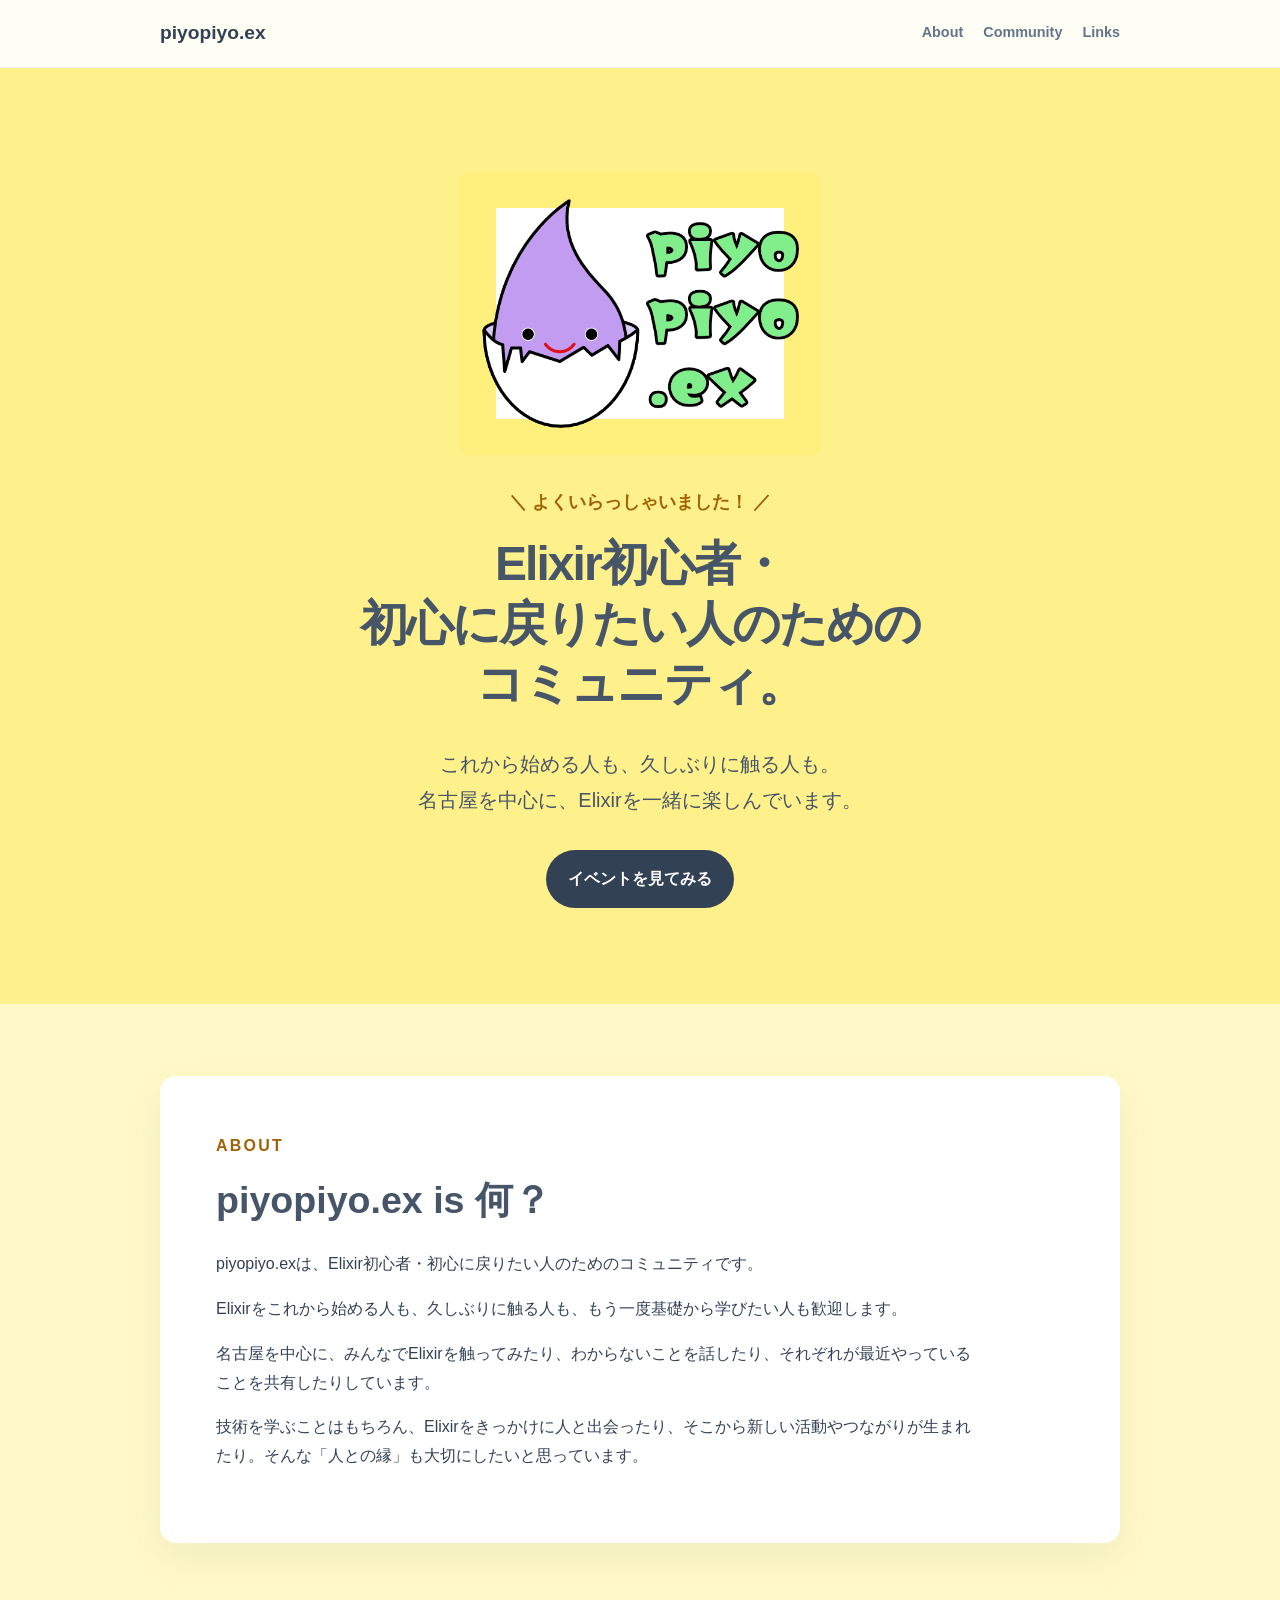
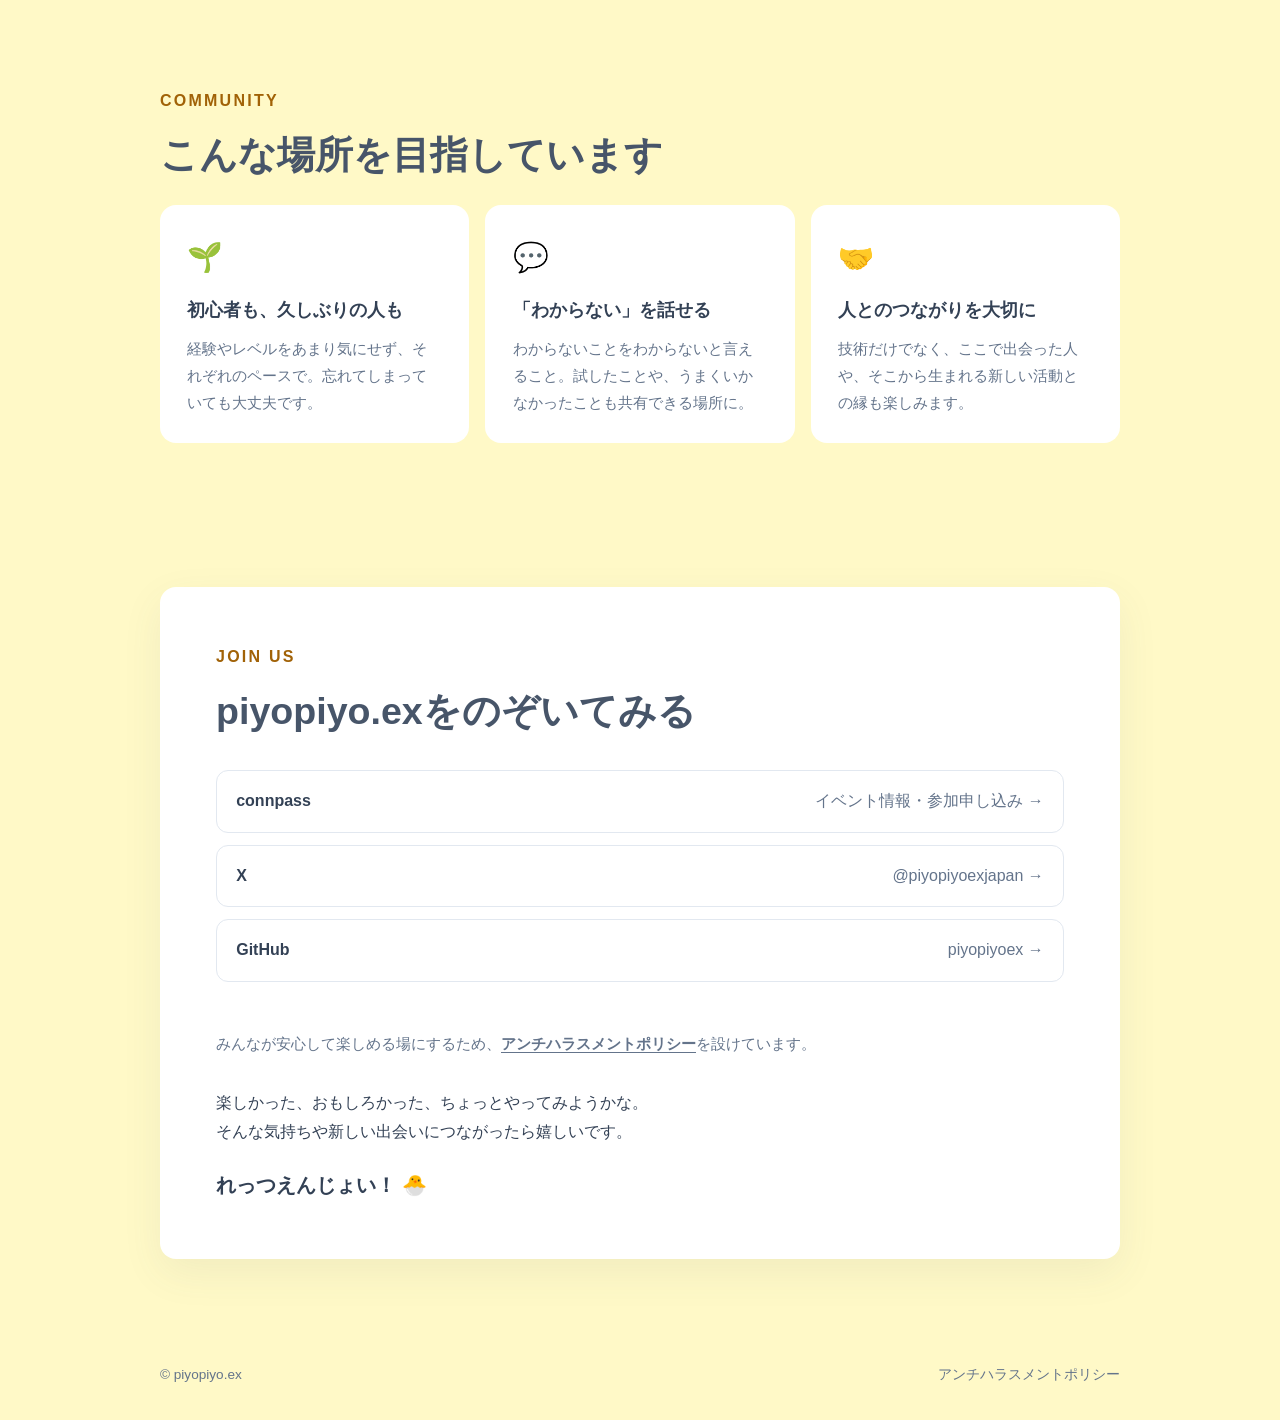
<file: index.html>
<!DOCTYPE html>
<html lang="ja">
<head>
  <meta charset="utf-8">
  <meta name="viewport" content="width=device-width, initial-scale=1">
  <meta name="description" content="piyopiyo.exは、名古屋を中心に活動する、Elixir初心者・初心に戻りたい人のためのコミュニティです。">
  <meta property="og:title" content="piyopiyo.ex">
  <meta property="og:description" content="Elixir初心者・初心に戻りたい人のためのコミュニティ。名古屋を中心に活動しています。">
  <meta property="og:type" content="website">
  <meta property="og:url" content="https://piyopiyoex.jp/">
  <meta property="og:image" content="https://piyopiyoex.jp/images/piyopiyo_logo.png">
  <meta name="twitter:card" content="summary">
  <title>piyopiyo.ex</title>
  <link rel="icon" href="images/favicon.ico" sizes="any">
  <link rel="stylesheet" href="css/style.css">
</head>
<body>
  <header class="site-header">
    <div class="container">
      <a class="brand" href="./" aria-label="piyopiyo.ex ホーム">
        <span>piyopiyo.ex</span>
      </a>
      <nav aria-label="メインナビゲーション">
        <a href="#about">About</a>
        <a href="#community">Community</a>
        <a href="#links">Links</a>
      </nav>
    </div>
  </header>

  <main>
    <section class="hero">
      <div class="container hero-inner">
        <img class="hero-logo" src="images/piyopiyo_logo.png" alt="piyopiyo.ex">
        <p class="welcome">＼ よくいらっしゃいました！ ／</p>
        <h1>Elixir初心者・<br>初心に戻りたい人のための<br>コミュニティ。</h1>
        <p class="lead">これから始める人も、久しぶりに触る人も。<br>名古屋を中心に、Elixirを一緒に楽しんでいます。</p>
        <a class="button primary" href="https://piyopiyoex.connpass.com/">イベントを見てみる</a>
      </div>
    </section>

    <section id="about" class="section">
      <div class="container card">
        <p class="section-label">ABOUT</p>
        <h2>piyopiyo.ex is 何？</h2>
        <p>piyopiyo.exは、Elixir初心者・初心に戻りたい人のためのコミュニティです。</p>
        <p>Elixirをこれから始める人も、久しぶりに触る人も、もう一度基礎から学びたい人も歓迎します。</p>
        <p>名古屋を中心に、みんなでElixirを触ってみたり、わからないことを話したり、それぞれが最近やっていることを共有したりしています。</p>
        <p>技術を学ぶことはもちろん、Elixirをきっかけに人と出会ったり、そこから新しい活動やつながりが生まれたり。そんな「人との縁」も大切にしたいと思っています。</p>
      </div>
    </section>

    <section id="community" class="section">
      <div class="container">
        <p class="section-label">COMMUNITY</p>
        <h2>こんな場所を目指しています</h2>
        <div class="grid">
          <article class="mini-card">
            <span class="icon">🌱</span>
            <h3>初心者も、久しぶりの人も</h3>
            <p>経験やレベルをあまり気にせず、それぞれのペースで。忘れてしまっていても大丈夫です。</p>
          </article>
          <article class="mini-card">
            <span class="icon">💬</span>
            <h3>「わからない」を話せる</h3>
            <p>わからないことをわからないと言えること。試したことや、うまくいかなかったことも共有できる場所に。</p>
          </article>
          <article class="mini-card">
            <span class="icon">🤝</span>
            <h3>人とのつながりを大切に</h3>
            <p>技術だけでなく、ここで出会った人や、そこから生まれる新しい活動との縁も楽しみます。</p>
          </article>
        </div>
      </div>
    </section>

    <section id="links" class="section">
      <div class="container card">
        <p class="section-label">JOIN US</p>
        <h2>piyopiyo.exをのぞいてみる</h2>
        <div class="link-list">
          <a class="link-card" href="https://piyopiyoex.connpass.com/"><strong>connpass</strong><span>イベント情報・参加申し込み →</span></a>
          <a class="link-card" href="https://x.com/piyopiyoexjapan"><strong>X</strong><span>@piyopiyoexjapan →</span></a>
          <a class="link-card" href="https://github.com/piyopiyoex"><strong>GitHub</strong><span>piyopiyoex →</span></a>
        </div>
        <p class="policy-note">みんなが安心して楽しめる場にするため、<a href="policy.html">アンチハラスメントポリシー</a>を設けています。</p>
        <p class="closing">楽しかった、おもしろかった、ちょっとやってみようかな。<br>そんな気持ちや新しい出会いにつながったら嬉しいです。</p>
        <p class="enjoy">れっつえんじょい！ 🐣</p>
      </div>
    </section>
  </main>

  <footer>
    <div class="container footer-inner">
      <span>© piyopiyo.ex</span>
      <a href="policy.html">アンチハラスメントポリシー</a>
    </div>
  </footer>
</body>
</html>
</file>
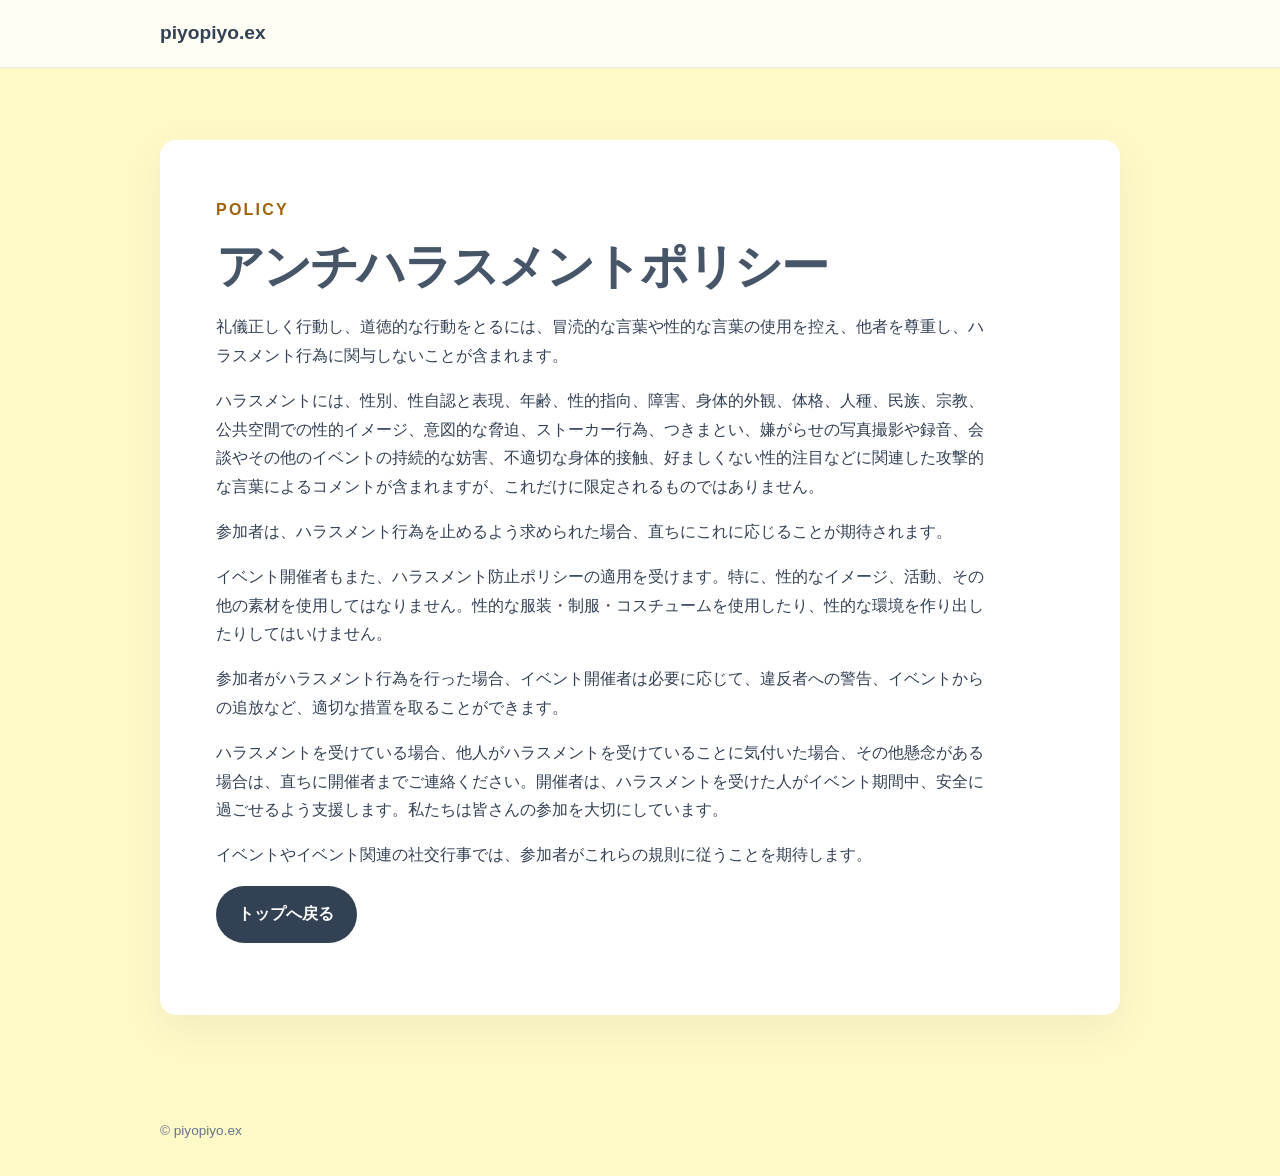
<file: policy.html>
<!DOCTYPE html>
<html lang="ja">
<head>
  <meta charset="utf-8">
  <meta name="viewport" content="width=device-width, initial-scale=1">
  <meta name="description" content="piyopiyo.ex アンチハラスメントポリシー">
  <title>アンチハラスメントポリシー | piyopiyo.ex</title>
  <link rel="icon" href="images/favicon.ico" sizes="any">
  <link rel="stylesheet" href="css/style.css">
</head>
<body>
  <header class="site-header">
    <div class="container">
      <a class="brand" href="./"><span>piyopiyo.ex</span></a>
    </div>
  </header>
  <main class="section">
    <article class="container card">
      <p class="section-label">POLICY</p>
      <h1 style="font-size:clamp(2rem,5vw,3rem)">アンチハラスメントポリシー</h1>
      <p>礼儀正しく行動し、道徳的な行動をとるには、冒涜的な言葉や性的な言葉の使用を控え、他者を尊重し、ハラスメント行為に関与しないことが含まれます。</p>
      <p>ハラスメントには、性別、性自認と表現、年齢、性的指向、障害、身体的外観、体格、人種、民族、宗教、公共空間での性的イメージ、意図的な脅迫、ストーカー行為、つきまとい、嫌がらせの写真撮影や録音、会談やその他のイベントの持続的な妨害、不適切な身体的接触、好ましくない性的注目などに関連した攻撃的な言葉によるコメントが含まれますが、これだけに限定されるものではありません。</p>
      <p>参加者は、ハラスメント行為を止めるよう求められた場合、直ちにこれに応じることが期待されます。</p>
      <p>イベント開催者もまた、ハラスメント防止ポリシーの適用を受けます。特に、性的なイメージ、活動、その他の素材を使用してはなりません。性的な服装・制服・コスチュームを使用したり、性的な環境を作り出したりしてはいけません。</p>
      <p>参加者がハラスメント行為を行った場合、イベント開催者は必要に応じて、違反者への警告、イベントからの追放など、適切な措置を取ることができます。</p>
      <p>ハラスメントを受けている場合、他人がハラスメントを受けていることに気付いた場合、その他懸念がある場合は、直ちに開催者までご連絡ください。開催者は、ハラスメントを受けた人がイベント期間中、安全に過ごせるよう支援します。私たちは皆さんの参加を大切にしています。</p>
      <p>イベントやイベント関連の社交行事では、参加者がこれらの規則に従うことを期待します。</p>
      <p><a class="button primary" href="./">トップへ戻る</a></p>
    </article>
  </main>
  <footer><div class="container footer-inner"><span>© piyopiyo.ex</span></div></footer>
</body>
</html>
</file>
<file: css/style.css>
:root {
  --yellow: #fef08a;
  --yellow-soft: #fff9c7;
  --yellow-deep: #eab308;
  --ink: #334155;
  --muted: #64748b;
  --white: #ffffff;
  --line: #e2e8f0;
  --max: 960px;
}

* { box-sizing: border-box; }
html { scroll-behavior: smooth; }
body {
  margin: 0;
  background: var(--yellow-soft);
  color: var(--ink);
  font-family: -apple-system, BlinkMacSystemFont, "Segoe UI", "Hiragino Kaku Gothic ProN", "Yu Gothic", Meiryo, sans-serif;
  line-height: 1.8;
}
a { color: inherit; }
.container { width: min(88%, var(--max)); margin-inline: auto; }

.site-header {
  padding: 1rem 0;
  background: rgba(255,255,255,.82);
  border-bottom: 1px solid rgba(226,232,240,.8);
}
.site-header .container, .footer-inner {
  display: flex;
  align-items: center;
  justify-content: space-between;
  gap: 1.5rem;
}
.brand { display: flex; gap: .55rem; align-items: center; font-size: 1.2rem; font-weight: 800; text-decoration: none; }
.brand-logo { display: block; width: 112px; height: auto; }
nav { display: flex; gap: 1.25rem; }
nav a { color: var(--muted); font-size: .9rem; font-weight: 700; text-decoration: none; }
nav a:hover { color: var(--ink); }

.hero { background: var(--yellow); padding: 6.5rem 0 6rem; }
.hero-inner { text-align: center; }
.hero-logo { display: block; width: min(360px, 82%); height: auto; margin: 0 auto 2rem; border-radius: .5rem; }
.welcome { margin: 0 0 1rem; color: #a16207; font-size: 1.1rem; font-weight: 800; }
.eyebrow, .section-label {
  margin: 0 0 .8rem;
  color: #a16207;
  font-size: 1rem;
  font-weight: 800;
  letter-spacing: .14em;
}
h1 { margin: 0; color: #475569; font-size: clamp(1.8rem, 4.5vw, 3rem); line-height: 1.25; letter-spacing: -.04em; }
.lead { margin: 2rem auto; color: #475569; font-size: clamp(1rem, 2.5vw, 1.25rem); }
.button { display: inline-block; padding: .9rem 1.4rem; border-radius: 999px; font-weight: 800; text-decoration: none; }
.button.primary { background: var(--ink); color: white; }

.section { padding: 4.5rem 0; }
.card {
  padding: clamp(1.7rem, 5vw, 3.5rem);
  background: var(--white);
  border-radius: 1rem;
  box-shadow: 0 14px 40px rgba(71,85,105,.08);
}
h2 { margin: 0 0 1.5rem; color: #475569; font-size: clamp(1.6rem, 4vw, 2.35rem); line-height: 1.4; }
.card p { max-width: 48rem; }
.grid { display: grid; grid-template-columns: repeat(3, 1fr); gap: 1rem; }
.mini-card { padding: 1.7rem; background: white; border-radius: 1rem; }
.icon { font-size: 1.8rem; }
h3 { margin: .7rem 0 .5rem; font-size: 1.1rem; }
.mini-card p { margin: 0; color: var(--muted); font-size: .94rem; }

.link-list { display: grid; gap: .75rem; margin: 2rem 0 3rem; }
.link-card {
  display: flex;
  justify-content: space-between;
  gap: 1rem;
  padding: 1rem 1.2rem;
  border: 1px solid var(--line);
  border-radius: .75rem;
  text-decoration: none;
  transition: transform .15s ease, border-color .15s ease;
}
.link-card:hover { transform: translateY(-2px); border-color: var(--yellow-deep); }
.link-card span { color: var(--muted); }
.policy-note { margin-top: 1.5rem; color: var(--muted); font-size: .95rem; }
.policy-note a { font-weight: 700; text-underline-offset: .2em; }
.closing { margin-top: 2rem; }
.enjoy { margin-bottom: 0; font-size: 1.25rem; font-weight: 800; }

footer { padding: 2rem 0; color: var(--muted); font-size: .85rem; }
footer a { text-decoration: none; }

@media (max-width: 700px) {
  .site-header nav { display: none; }
  .hero { padding: 4.5rem 0; }
  .section { padding: 2.5rem 0; }
  .grid { grid-template-columns: 1fr; }
  .link-card, .footer-inner { align-items: flex-start; flex-direction: column; }
}
</file>
